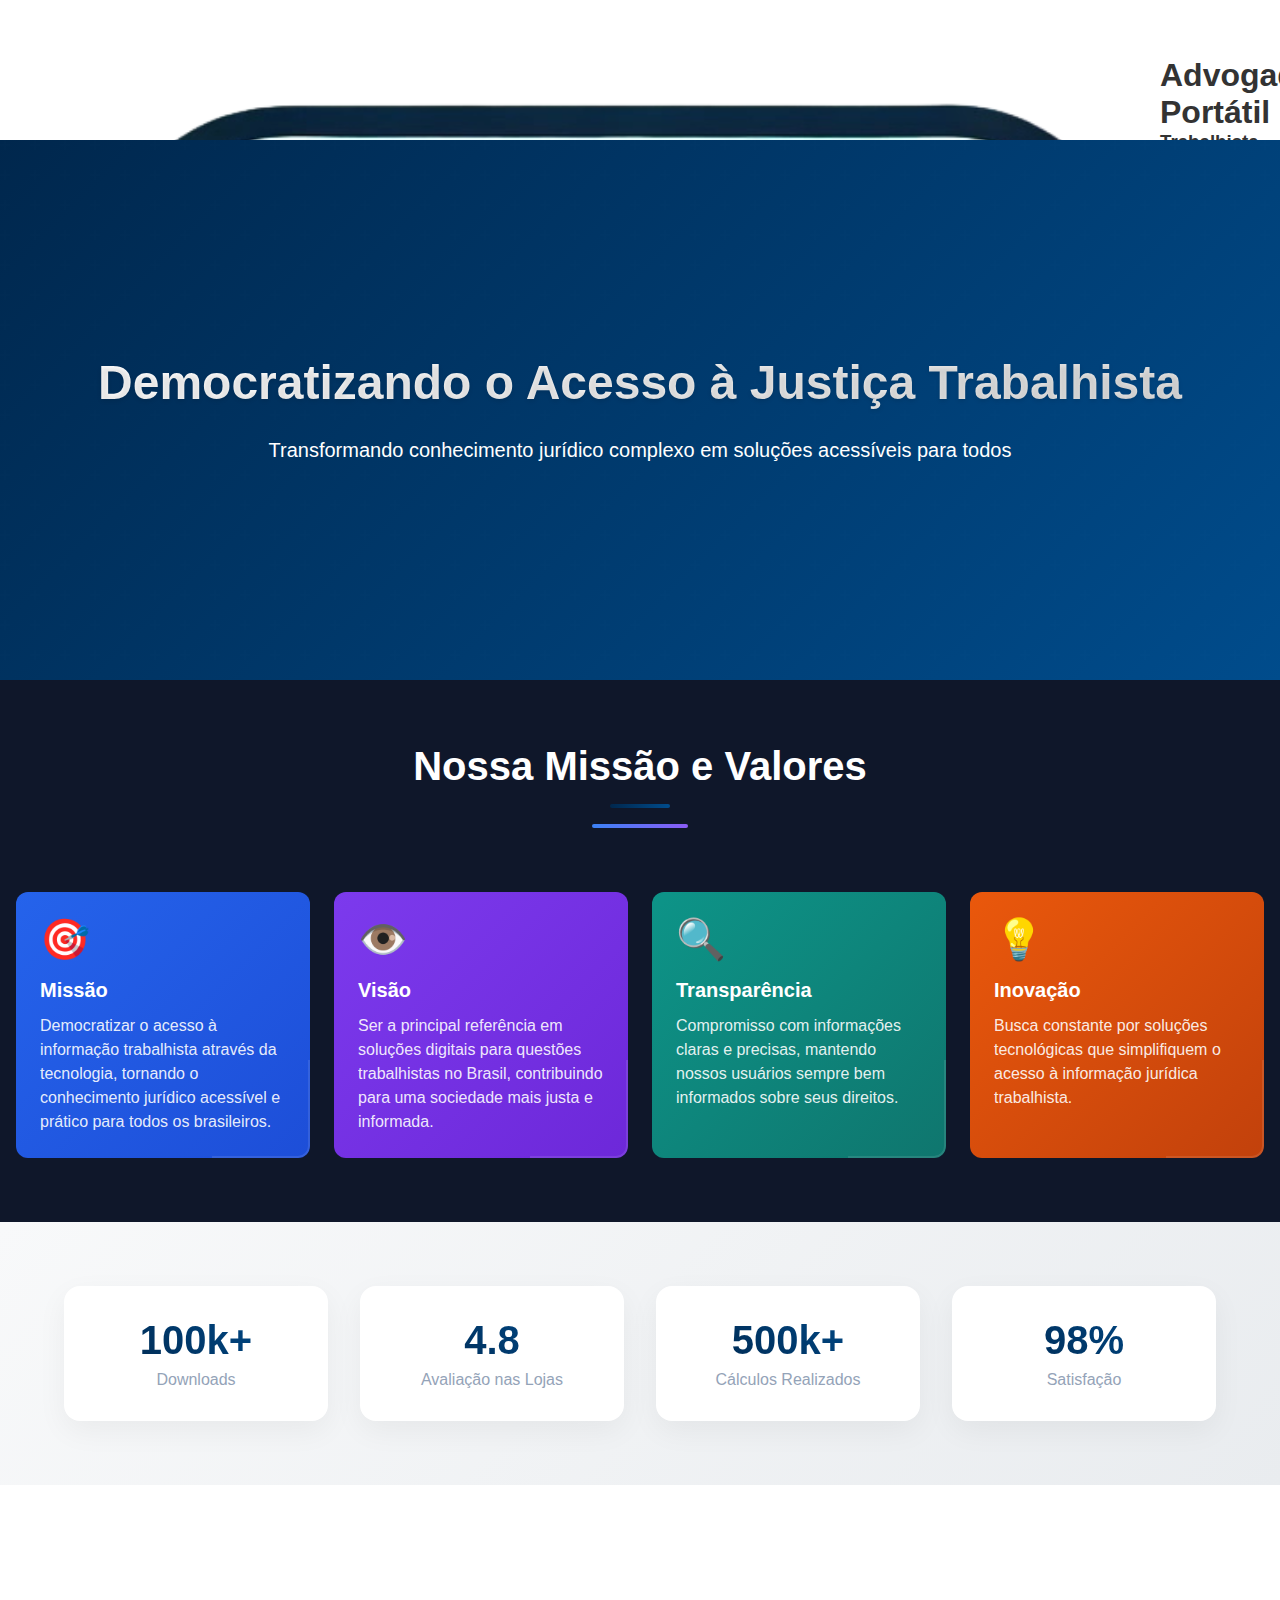
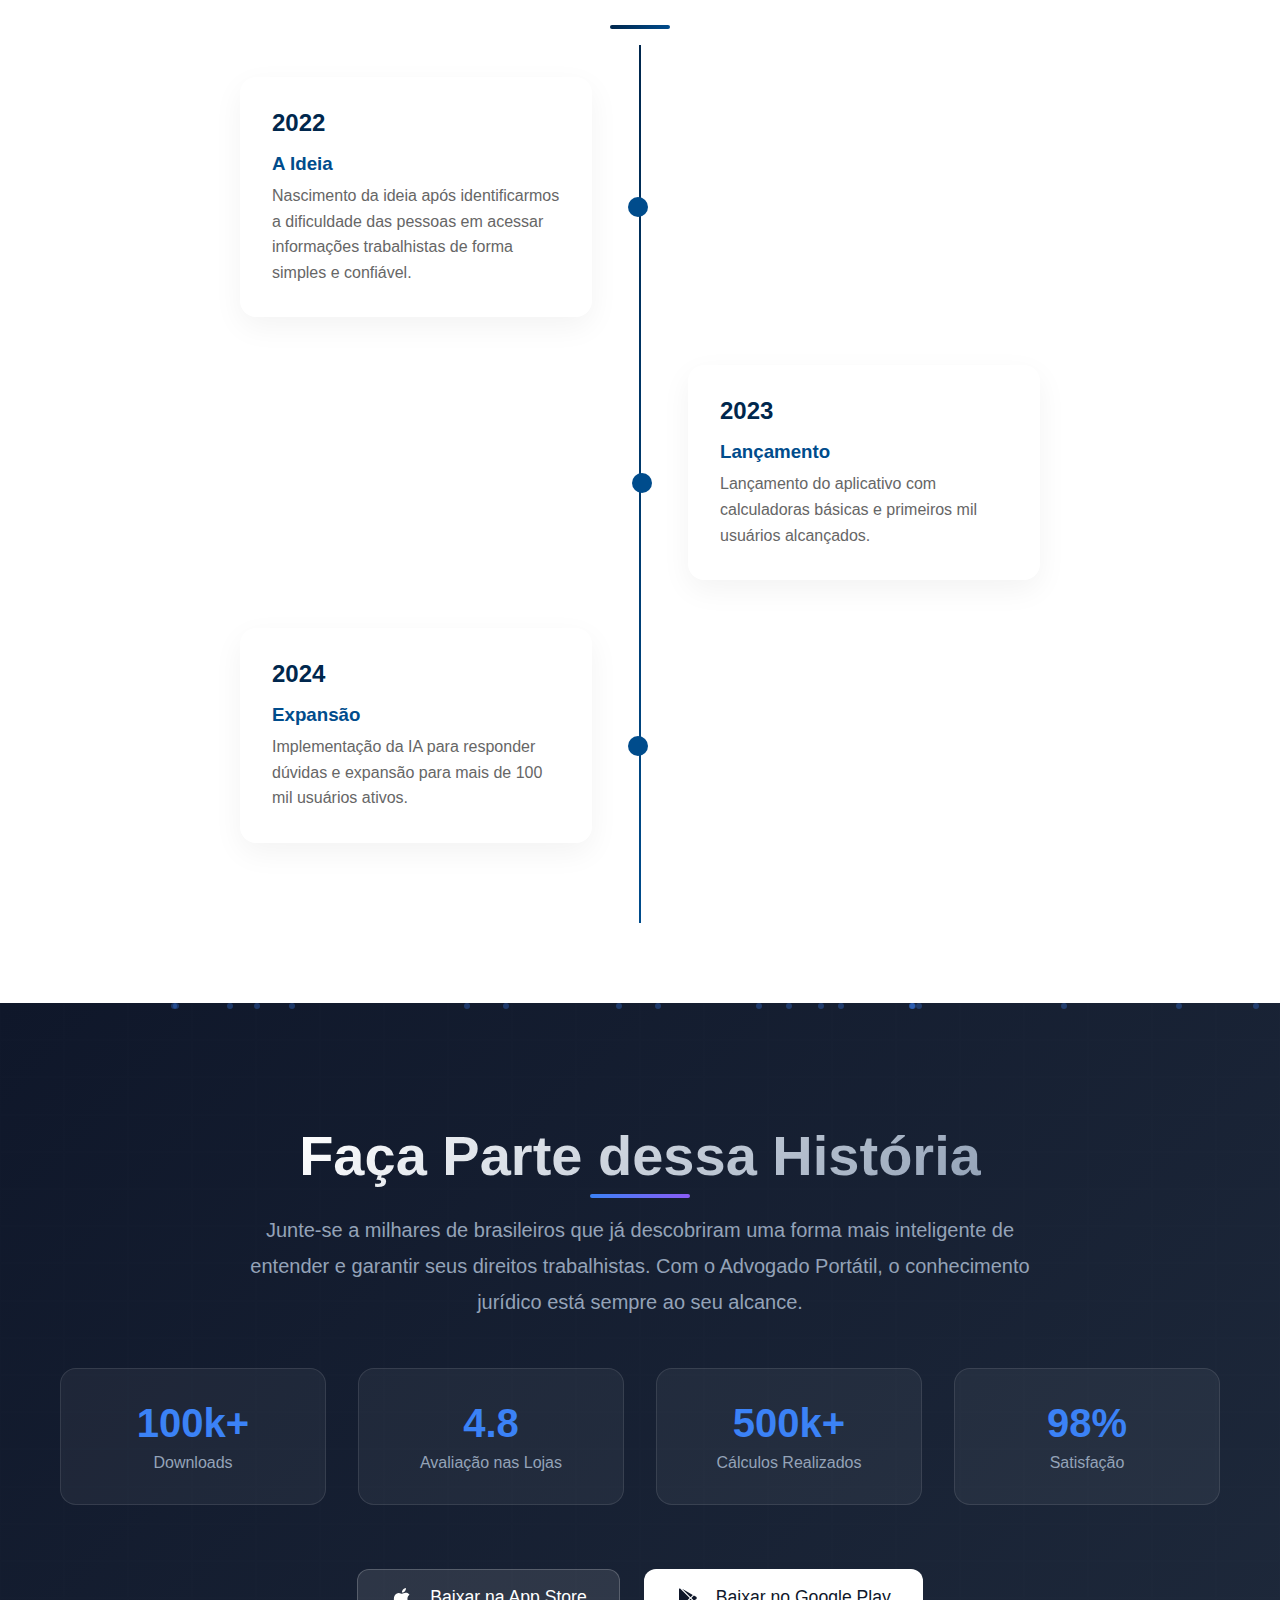
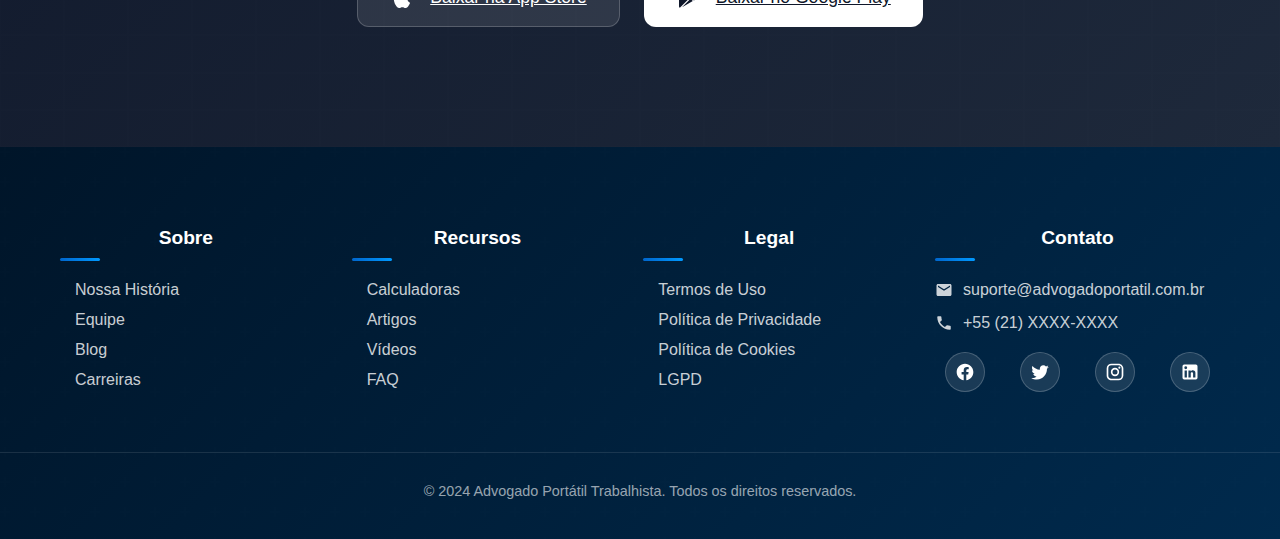
<file: pages/about/sobre.html>
<!DOCTYPE html>
<html lang="pt-BR">
<head>
    <meta charset="UTF-8">
    <meta name="viewport" content="width=device-width, initial-scale=1.0">
    <title>Sobre - Advogado Portátil</title>
    <link rel="stylesheet" href="../../styles.css">
    <link rel="stylesheet" href="sobre.css">
    <link rel="icon" type="image/png" href="../../assets/favicon.png">
    <link rel="apple-touch-icon" href="../../assets/favicon.png">
    <link rel="shortcut icon" type="image/x-icon" href="../../assets/favicon.ico">
</head>
<body>
    <header>
        <div class="container header-container">
            <div class="header-logo">
                <img src="../../assets/logo.png" alt="Logo Advogado Portátil">
            </div>
            <div class="header-title">
                <h1>Advogado Portátil</h1>
                <h3>Trabalhista</h3>
            </div>
            <div class="menu-toggle">☰</div>
            <nav class="nav-buttons">
                <a href="../../index.html">Início</a>
                <a href="#nossa-historia">Nossa História</a>
                <a href="#equipe">Equipe</a>
                <a href="#contato">Contato</a>
            </nav>
        </div>
    </header>

    <section class="about-hero">
        <div class="hero-overlay"></div>
        <div class="container">
            <div class="about-hero-content">
                <h1>Democratizando o Acesso à Justiça Trabalhista</h1>
                <p>Transformando conhecimento jurídico complexo em soluções acessíveis para todos</p>
            </div>
        </div>
    </section>

    <section class="mission-values-section">
        <!-- Grid de fundo -->
        <div class="background-grid">
            <!-- 144 células (12x12) -->
            <div class="grid-cell"></div>
            <!-- Repita este div mais 143 vezes -->
        </div>
    
        <!-- Cabeçalho da seção -->
        <div class="section-header">
            <h2 class="section-title">Nossa Missão e Valores</h2>
            <div class="section-divider"></div>
        </div>
    
        <!-- Grid de cards -->
        <div class="values-grid">
            <!-- Card Missão -->
            <div class="value-card mission">
                <div class="card-content">
                    <div class="card-icon">🎯</div>
                    <h3 class="card-title">Missão</h3>
                    <p class="card-description">
                        Democratizar o acesso à informação trabalhista através da tecnologia, 
                        tornando o conhecimento jurídico acessível e prático para todos os brasileiros.
                    </p>
                </div>
                <div class="decorative-corner"></div>
            </div>
    
            <!-- Card Visão -->
            <div class="value-card vision">
                <div class="card-content">
                    <div class="card-icon">👁️</div>
                    <h3 class="card-title">Visão</h3>
                    <p class="card-description">
                        Ser a principal referência em soluções digitais para questões trabalhistas no Brasil, 
                        contribuindo para uma sociedade mais justa e informada.
                    </p>
                </div>
                <div class="decorative-corner"></div>
            </div>
    
            <!-- Card Transparência -->
            <div class="value-card transparency">
                <div class="card-content">
                    <div class="card-icon">🔍</div>
                    <h3 class="card-title">Transparência</h3>
                    <p class="card-description">
                        Compromisso com informações claras e precisas, mantendo nossos usuários 
                        sempre bem informados sobre seus direitos.
                    </p>
                </div>
                <div class="decorative-corner"></div>
            </div>
    
            <!-- Card Inovação -->
            <div class="value-card innovation">
                <div class="card-content">
                    <div class="card-icon">💡</div>
                    <h3 class="card-title">Inovação</h3>
                    <p class="card-description">
                        Busca constante por soluções tecnológicas que simplifiquem o acesso 
                        à informação jurídica trabalhista.
                    </p>
                </div>
                <div class="decorative-corner"></div>
            </div>
        </div>
    </section>

    <section class="stats-section">
        <div class="container">
            <div class="stats-grid">
                <div class="stat-card">
                    <div class="stat-number">100k+</div>
                    <div class="stat-label">Downloads</div>
                </div>
                <div class="stat-card">
                    <div class="stat-number">4.8</div>
                    <div class="stat-label">Avaliação nas Lojas</div>
                </div>
                <div class="stat-card">
                    <div class="stat-number">500k+</div>
                    <div class="stat-label">Cálculos Realizados</div>
                </div>
                <div class="stat-card">
                    <div class="stat-number">98%</div>
                    <div class="stat-label">Satisfação</div>
                </div>
            </div>
        </div>
    </section>

    <section id="nossa-historia" class="timeline-section">
        <div class="container">
            <h2 class="section-title">Nossa História</h2>
            <div class="timeline">
                <div class="timeline-item">
                    <div class="timeline-content">
                        <div class="timeline-date">2022</div>
                        <div class="timeline-body">
                            <h3>A Ideia</h3>
                            <p>Nascimento da ideia após identificarmos a dificuldade das pessoas em acessar informações trabalhistas de forma simples e confiável.</p>
                        </div>
                    </div>
                </div>
                <div class="timeline-item">
                    <div class="timeline-content">
                        <div class="timeline-date">2023</div>
                        <div class="timeline-body">
                            <h3>Lançamento</h3>
                            <p>Lançamento do aplicativo com calculadoras básicas e primeiros mil usuários alcançados.</p>
                        </div>
                    </div>
                </div>
                <div class="timeline-item">
                    <div class="timeline-content">
                        <div class="timeline-date">2024</div>
                        <div class="timeline-body">
                            <h3>Expansão</h3>
                            <p>Implementação da IA para responder dúvidas e expansão para mais de 100 mil usuários ativos.</p>
                        </div>
                    </div>
                </div>
            </div>
        </div>
    </section>

    <section class="join-story-section">
        <!-- Grid de fundo tecnológico -->
        <div class="tech-grid">
            <!-- Grid items serão adicionados via JavaScript -->
        </div>
        
        <!-- Partículas flutuantes -->
        <div class="floating-particles">
            <!-- Partículas serão adicionadas via JavaScript -->
        </div>
        
        <!-- Conteúdo principal -->
        <div class="join-story-content">
            <h2 class="join-story-title">Faça Parte dessa História</h2>
            <p class="join-story-description">
                Junte-se a milhares de brasileiros que já descobriram uma forma mais inteligente
                de entender e garantir seus direitos trabalhistas. Com o Advogado Portátil,
                o conhecimento jurídico está sempre ao seu alcance.
            </p>
            
            <!-- Estatísticas -->
            <div class="story-stats">
                <div class="stat-item">
                    <div class="stat-value">100k+</div>
                    <div class="stat-label">Downloads</div>
                </div>
                <div class="stat-item">
                    <div class="stat-value">4.8</div>
                    <div class="stat-label">Avaliação nas Lojas</div>
                </div>
                <div class="stat-item">
                    <div class="stat-value">500k+</div>
                    <div class="stat-label">Cálculos Realizados</div>
                </div>
                <div class="stat-item">
                    <div class="stat-value">98%</div>
                    <div class="stat-label">Satisfação</div>
                </div>
            </div>
            
            <!-- Botões de download -->
            <div class="download-buttons">
                <a href="#" class="download-button app-store">
                    <svg viewBox="0 0 24 24" width="24" height="24">
                        <path fill="currentColor" d="M18.71 19.5c-.83 1.24-1.71 2.45-3.05 2.47-1.34.03-1.77-.79-3.29-.79-1.53 0-2 .77-3.27.82-1.31.05-2.3-1.32-3.14-2.53C4.25 17 2.94 12.45 4.7 9.39c.87-1.52 2.43-2.48 4.12-2.51 1.28-.02 2.5.87 3.29.87.78 0 2.26-1.07 3.81-.91.65.03 2.47.26 3.64 1.98-.09.06-2.17 1.28-2.15 3.81.03 3.02 2.65 4.03 2.68 4.04-.03.07-.42 1.44-1.38 2.83M13 3.5c.73-.83 1.94-1.46 2.94-1.5.13 1.17-.34 2.35-1.04 3.19-.69.85-1.83 1.51-2.95 1.42-.15-1.15.41-2.35 1.05-3.11z"/>
                    </svg>
                    <span>Baixar na App Store</span>
                </a>
                <a href="#" class="download-button play-store">
                    <svg viewBox="0 0 24 24" width="24" height="24">
                        <path fill="currentColor" d="M3,20.5V3.5C3,2.91 3.34,2.39 3.84,2.15L13.69,12L3.84,21.85C3.34,21.6 3,21.09 3,20.5M16.81,15.12L6.05,21.34L14.54,12.85L16.81,15.12M20.16,10.81C20.5,11.08 20.75,11.5 20.75,12C20.75,12.5 20.5,12.92 20.16,13.19L17.89,14.5L15.39,12L17.89,9.5L20.16,10.81M6.05,2.66L16.81,8.88L14.54,11.15L6.05,2.66Z"/>
                    </svg>
                    <span>Baixar no Google Play</span>
                </a>
            </div>
        </div>
    </section>

    <footer>
        <div class="footer-content">
            <div class="footer-section">
                <h4>Sobre</h4>
                <div class="footer-links">
                    <a href="./pages/about/sobre.html">Nossa História</a>
                    <a href="#equipe">Equipe</a>
                    <a href="#blog">Blog</a>
                    <a href="#carreiras">Carreiras</a>
                </div>
            </div>
            <div class="footer-section">
                <h4>Recursos</h4>
                <div class="footer-links">
                    <a href="#calculadoras">Calculadoras</a>
                    <a href="#artigos">Artigos</a>
                    <a href="#videos">Vídeos</a>
                    <a href="#faq">FAQ</a>
                </div>
            </div>
            <div class="footer-section">
                <h4>Legal</h4>
                <div class="footer-links">
                    <a href="#termos">Termos de Uso</a>
                    <a href="#privacidade">Política de Privacidade</a>
                    <a href="#cookies">Política de Cookies</a>
                    <a href="#lgpd">LGPD</a>
                </div>
            </div>
            <div class="footer-section">
                <h4>Contato</h4>
                <div class="contact-info">
                    <div class="contact-item">
                        <svg viewbox="0 0 24 24" width="18" height="18">
                            <path fill="currentColor" d="M20 4H4c-1.1 0-1.99.9-1.99 2L2 18c0 1.1.9 2 2 2h16c1.1 0 2-.9 2-2V6c0-1.1-.9-2-2-2zm0 4l-8 5-8-5V6l8 5 8-5v2z" />
                        </svg>
                        <span>suporte@advogadoportatil.com.br</span>
                    </div>
                    <div class="contact-item">
                        <svg viewbox="0 0 24 24" width="18" height="18">
                            <path fill="currentColor" d="M6.62 10.79c1.44 2.83 3.76 5.15 6.59 6.59l2.2-2.2c.27-.27.67-.36 1.02-.24 1.12.37 2.33.57 3.57.57.55 0 1 .45 1 1V20c0 .55-.45 1-1 1-9.39 0-17-7.61-17-17 0-.55.45-1 1-1h3.5c.55 0 1 .45 1 1 0 1.25.2 2.45.57 3.57.11.35.03.74-.25 1.02l-2.2 2.2z" />
                        </svg>
                        <span>+55 (21) XXXX-XXXX</span>
                    </div>
                </div>
                <div class="social-media">
                    <a href="#" aria-label="Facebook">
                        <svg viewbox="0 0 24 24" width="20" height="20">
                            <path fill="currentColor" d="M12 2.04C6.5 2.04 2 6.53 2 12.06C2 17.06 5.66 21.21 10.44 21.96V14.96H7.9V12.06H10.44V9.85C10.44 7.34 11.93 5.96 14.22 5.96C15.31 5.96 16.45 6.15 16.45 6.15V8.62H15.19C13.95 8.62 13.56 9.39 13.56 10.18V12.06H16.34L15.89 14.96H13.56V21.96C15.9 21.59 18.04 20.37 19.6 18.57C21.16 16.77 22.03 14.49 22 12.06C22 6.53 17.5 2.04 12 2.04Z" />
                        </svg>
                    </a>
                    <a href="#" aria-label="Twitter">
                        <svg viewbox="0 0 24 24" width="20" height="20">
                            <path fill="currentColor" d="M22.46 6C21.69 6.35 20.86 6.58 20 6.69C20.88 6.16 21.56 5.32 21.88 4.31C21.05 4.81 20.13 5.16 19.16 5.36C18.37 4.5 17.26 4 16 4C13.65 4 11.73 5.92 11.73 8.29C11.73 8.63 11.77 8.96 11.84 9.27C8.28 9.09 5.11 7.38 3 4.79C2.63 5.42 2.42 6.16 2.42 6.94C2.42 8.43 3.17 9.75 4.33 10.5C3.62 10.5 2.96 10.3 2.38 10C2.38 10 2.38 10 2.38 10.03C2.38 12.11 3.86 13.85 5.82 14.24C5.46 14.34 5.08 14.39 4.69 14.39C4.42 14.39 4.15 14.36 3.89 14.31C4.43 16 6 17.26 7.89 17.29C6.43 18.45 4.58 19.13 2.56 19.13C2.22 19.13 1.88 19.11 1.54 19.07C3.44 20.29 5.7 21 8.12 21C16 21 20.33 14.46 20.33 8.79C20.33 8.6 20.33 8.42 20.32 8.23C21.16 7.63 21.88 6.87 22.46 6Z" />
                        </svg>
                    </a>
                    <a href="#" aria-label="Instagram">
                        <svg viewbox="0 0 24 24" width="20" height="20">
                            <path fill="currentColor" d="M7.8 2h8.4C19.4 2 22 4.6 22 7.8v8.4a5.8 5.8 0 0 1-5.8 5.8H7.8C4.6 22 2 19.4 2 16.2V7.8A5.8 5.8 0 0 1 7.8 2m-.2 2A3.6 3.6 0 0 0 4 7.6v8.8C4 18.39 5.61 20 7.6 20h8.8a3.6 3.6 0 0 0 3.6-3.6V7.6C20 5.61 18.39 4 16.4 4H7.6m9.65 1.5a1.25 1.25 0 0 1 1.25 1.25A1.25 1.25 0 0 1 17.25 8 1.25 1.25 0 0 1 16 6.75a1.25 1.25 0 0 1 1.25-1.25M12 7a5 5 0 0 1 5 5 5 5 0 0 1-5 5 5 5 0 0 1-5-5 5 5 0 0 1 5-5m0 2a3 3 0 0 0-3 3 3 3 0 0 0 3 3 3 3 0 0 0 3-3 3 3 0 0 0-3-3z" />
                        </svg>
                    </a>
                    <a href="#" aria-label="LinkedIn">
                        <svg viewbox="0 0 24 24" width="20" height="20">
                            <path fill="currentColor" d="M19 3A2 2 0 0 1 21 5V19A2 2 0 0 1 19 21H5A2 2 0 0 1 3 19V5A2 2 0 0 1 5 3H19M18.5 18.5V13.2A3.26 3.26 0 0 0 15.24 9.94C14.39 9.94 13.4 10.46 12.92 11.24V10.13H10.13V18.5H12.92V13.57C12.92 12.8 13.54 12.17 14.31 12.17A1.4 1.4 0 0 1 15.71 13.57V18.5H18.5M6.88 8.56A1.68 1.68 0 0 0 8.56 6.88C8.56 5.95 7.81 5.19 6.88 5.19A1.69 1.69 0 0 0 5.19 6.88C5.19 7.81 5.95 8.56 6.88 8.56M8.27 18.5V10.13H5.5V18.5H8.27Z" />
                        </svg>
                    </a>
                </div>
            </div>
        </div>

        <noscript>
            <style>
                .tech-grid, .floating-particles {
                    display: none;
                }
            </style>
        </noscript>

        <!-- Importação do JavaScript com defer -->
        <script src="./sobre.js" defer></script>
        <div class="footer-bottom">
            <p>© 2024 Advogado Portátil Trabalhista. Todos os direitos reservados.</p>
        </div>
    </footer>
</body>
</html>
</file>
<file: pages/about/sobre.css>
/* Estilos específicos para a página Sobre */

/* Hero Section */
.about-hero {
    position: relative;
    min-height: 60vh;
    background: linear-gradient(135deg, #00274d, #004c8c);
    display: flex;
    align-items: center;
    overflow: hidden;
}

.about-hero .hero-overlay {
    background-image: url("data:image/svg+xml,%3Csvg width='60' height='60' viewBox='0 0 60 60' xmlns='http://www.w3.org/2000/svg'%3E%3Cg fill='none' fill-rule='evenodd'%3E%3Cg fill='%23FFFFFF' fill-opacity='0.05'%3E%3Cpath d='M36 34v-4h-2v4h-4v2h4v4h2v-4h4v-2h-4zm0-30V0h-2v4h-4v2h4v4h2V6h4V4h-4zM6 34v-4H4v4H0v2h4v4h2v-4h4v-2H6zM6 4V0H4v4H0v2h4v4h2V6h4V4H6z'/%3E%3C/g%3E%3C/g%3E%3C/svg%3E");
    opacity: 0.1;
}

.about-hero-content {
    text-align: center;
    color: #ffffff;
    padding: 2rem;
    position: relative;
    z-index: 2;
}

.about-hero-content h1 {
    font-size: 3rem;
    font-weight: 700;
    margin-bottom: 1.5rem;
    background: linear-gradient(45deg, #fff, #e0e0e0);
    -webkit-background-clip: text;
    background-clip: text;
    -webkit-text-fill-color: transparent;
    text-shadow: 0 2px 4px rgba(0, 0, 0, 0.1);
}

.about-hero-content p {
    font-size: 1.25rem;
    max-width: 800px;
    margin: 0 auto;
    line-height: 1.6;
}

/* mission-values.css */

.mission-values-section {
    padding: 4rem 1rem;
    background-color: #0f172a;
    position: relative;
    overflow: hidden;
}

/* Grid de fundo */
.background-grid {
    position: absolute;
    inset: 0;
    opacity: 0.05;
    display: grid;
    grid-template-columns: repeat(12, 1fr);
    height: 100%;
    pointer-events: none;
}

.grid-cell {
    border: 0.5px solid rgba(255, 255, 255, 0.1);
}

/* Cabeçalho da seção */
.section-header {
    text-align: center;
    margin-bottom: 4rem;
    position: relative;
    z-index: 1;
}

.section-title {
    font-size: 2.5rem;
    font-weight: 700;
    color: white;
    margin-bottom: 1rem;
}

.section-divider {
    width: 6rem;
    height: 0.25rem;
    margin: 0 auto;
    background: linear-gradient(to right, #3b82f6, #8b5cf6);
    border-radius: 9999px;
}

/* Grid de cards */
.values-grid {
    display: grid;
    grid-template-columns: repeat(1, 1fr);
    gap: 1.5rem;
    max-width: 1280px;
    margin: 0 auto;
    position: relative;
    z-index: 1;
}

@media (min-width: 768px) {
    .values-grid {
        grid-template-columns: repeat(2, 1fr);
    }
}

@media (min-width: 1024px) {
    .values-grid {
        grid-template-columns: repeat(4, 1fr);
    }
}

/* Cards individuais */
.value-card {
    position: relative;
    padding: 1.5rem;
    border-radius: 0.75rem;
    cursor: pointer;
    transition: transform 0.3s ease;
    overflow: hidden;
}

.value-card:hover {
    transform: translateY(-0.5rem);
}

/* Gradientes para cada card */
.value-card.mission {
    background: linear-gradient(135deg, #2563eb, #1d4ed8);
}

.value-card.vision {
    background: linear-gradient(135deg, #7c3aed, #6d28d9);
}

.value-card.transparency {
    background: linear-gradient(135deg, #0d9488, #0f766e);
}

.value-card.innovation {
    background: linear-gradient(135deg, #ea580c, #c2410c);
}

/* Borda brilhante no hover */
.value-card::before {
    content: '';
    position: absolute;
    inset: 0;
    background: linear-gradient(to right, rgba(255,255,255,0.2), transparent);
    opacity: 0;
    transition: opacity 0.3s ease;
    border-radius: 0.75rem;
}

.value-card:hover::before {
    opacity: 1;
}

/* Conteúdo do card */
.card-content {
    position: relative;
    z-index: 1;
}

.card-icon {
    font-size: 2.5rem;
    margin-bottom: 1rem;
}

.card-title {
    font-size: 1.25rem;
    font-weight: 700;
    color: white;
    margin-bottom: 0.75rem;
}

.card-description {
    color: rgba(255, 255, 255, 0.9);
    line-height: 1.5;
    transition: opacity 0.3s ease;
}

.value-card:hover .card-description {
    opacity: 1;
}

/* Elemento decorativo */
.decorative-corner {
    position: absolute;
    bottom: 0;
    right: 0;
    width: 6rem;
    height: 6rem;
    opacity: 0.1;
    pointer-events: none;
}

.decorative-corner::before {
    content: '';
    position: absolute;
    bottom: 0;
    right: 0;
    width: 100%;
    height: 100%;
    border-right: 2px solid white;
    border-bottom: 2px solid white;
    border-bottom-right-radius: 0.75rem;
}

/* Stats Section */
.stats-section {
    background: linear-gradient(135deg, #f8f9fa, #e9ecef);
    padding: 4rem 0;
    position: relative;
    overflow: hidden;
}

.stats-grid {
    display: grid;
    grid-template-columns: repeat(auto-fit, minmax(200px, 1fr));
    gap: 2rem;
}

.stat-card {
    background: white;
    padding: 2rem;
    border-radius: 1rem;
    text-align: center;
    box-shadow: 0 10px 30px rgba(0, 0, 0, 0.05);
    transition: transform 0.3s ease;
}

.stat-card:hover {
    transform: translateY(-5px);
}

.stat-number {
    font-size: 2.5rem;
    font-weight: 700;
    color: #00274d;
    margin-bottom: 0.5rem;
    background: linear-gradient(45deg, #00274d, #004c8c);
    -webkit-background-clip: text;
    background-clip: text;
    -webkit-text-fill-color: transparent;
}

.stat-label {
    color: #666;
    font-size: 1.1rem;
}

/* Timeline Section */
.timeline-section {
    padding: 5rem 0;
    background: white;
}

.timeline {
    position: relative;
    max-width: 800px;
    margin: 0 auto;
    padding: 2rem 0;
}

.timeline::before {
    content: '';
    position: absolute;
    top: 0;
    left: 50%;
    transform: translateX(-50%);
    width: 2px;
    height: 100%;
    background: linear-gradient(to bottom, #00274d, #004c8c);
}

.timeline-item {
    margin-bottom: 3rem;
    position: relative;
}

.timeline-content {
    background: white;
    border-radius: 1rem;
    padding: 2rem;
    box-shadow: 0 10px 30px rgba(0, 0, 0, 0.05);
    position: relative;
    width: calc(50% - 3rem);
    margin-left: auto;
}

.timeline-item:nth-child(odd) .timeline-content {
    margin-left: 0;
    margin-right: auto;
}

.timeline-content::before {
    content: '';
    position: absolute;
    top: 50%;
    width: 20px;
    height: 20px;
    background: #004c8c;
    border-radius: 50%;
}

.timeline-item:nth-child(odd) .timeline-content::before {
    right: -3.5rem;
}

.timeline-item:nth-child(even) .timeline-content::before {
    left: -3.5rem;
}

.timeline-date {
    font-size: 1.5rem;
    font-weight: 700;
    color: #00274d;
    margin-bottom: 1rem;
}

.timeline-body h3 {
    color: #004c8c;
    margin-bottom: 0.5rem;
}

.timeline-body p {
    color: #666;
    line-height: 1.6;
}

/* Responsividade */
@media (max-width: 768px) {
    .about-hero-content h1 {
        font-size: 2rem;
    }

    .values-grid {
        grid-template-columns: 1fr;
        padding: 1rem;
    }

    .stats-grid {
        grid-template-columns: repeat(2, 1fr);
    }

    .timeline::before {
        left: 2rem;
    }

    .timeline-content {
        width: calc(100% - 4rem);
        margin-left: 4rem !important;
    }

    .timeline-content::before {
        left: -2.5rem !important;
    }

    .stat-number {
        font-size: 2rem;
    }

    .stat-label {
        font-size: 1rem;
    }
}

@media (max-width: 480px) {
    .stats-grid {
        grid-template-columns: 1fr;
    }

    .about-hero {
        min-height: 40vh;
    }

    .about-hero-content {
        padding: 1rem;
    }

    .about-hero-content p {
        font-size: 1rem;
    }
}

/* Seção CTA Redesenhada */
.join-story-section {
    position: relative;
    background: linear-gradient(135deg, #0f172a 0%, #1e293b 100%);
    padding: 120px 0;
    overflow: hidden;
}

/* Grid de fundo animado */
.tech-grid {
    position: absolute;
    top: 0;
    left: 0;
    width: 100%;
    height: 100%;
    display: grid;
    grid-template-columns: repeat(20, 1fr);
    grid-template-rows: repeat(20, 1fr);
    opacity: 0.07;
    z-index: 1;
}

.grid-item {
    border: 1px solid rgba(255, 255, 255, 0.1);
    transition: all 0.5s ease;
}

.grid-item.active {
    background: rgba(255, 255, 255, 0.2);
    animation: gridPulse 2s infinite;
}

@keyframes gridPulse {
    0% { background: rgba(255, 255, 255, 0.2); }
    50% { background: rgba(59, 130, 246, 0.3); }
    100% { background: rgba(255, 255, 255, 0.2); }
}

/* Partículas flutuantes */
.floating-particles {
    position: absolute;
    width: 100%;
    height: 100%;
    top: 0;
    left: 0;
    overflow: hidden;
    z-index: 2;
}

.particle {
    position: absolute;
    width: 6px;
    height: 6px;
    background: rgba(59, 130, 246, 0.3);
    border-radius: 50%;
    animation: float 8s infinite linear;
}

@keyframes float {
    0% {
        transform: translateY(100vh) translateX(-50px);
        opacity: 0;
    }
    50% {
        opacity: 1;
    }
    100% {
        transform: translateY(-100px) translateX(50px);
        opacity: 0;
    }
}

/* Conteúdo principal */
.join-story-content {
    position: relative;
    z-index: 3;
    max-width: 1200px;
    margin: 0 auto;
    padding: 0 20px;
    text-align: center;
    color: white;
}

.join-story-title {
    font-size: 3.5rem;
    font-weight: 800;
    margin-bottom: 1.5rem;
    background: linear-gradient(135deg, #fff 0%, #94a3b8 100%);
    -webkit-background-clip: text;
    background-clip: text;
    -webkit-text-fill-color: transparent;
    position: relative;
    display: inline-block;
}

.join-story-title::after {
    content: '';
    position: absolute;
    bottom: -10px;
    left: 50%;
    transform: translateX(-50%);
    width: 100px;
    height: 4px;
    background: linear-gradient(90deg, #3b82f6, #8b5cf6);
    border-radius: 2px;
}

.join-story-description {
    font-size: 1.25rem;
    color: #94a3b8;
    max-width: 800px;
    margin: 0 auto 3rem;
    line-height: 1.8;
}

/* Cards de estatísticas */
.story-stats {
    display: grid;
    grid-template-columns: repeat(4, 1fr);
    gap: 2rem;
    margin-bottom: 4rem;
}

.stat-item {
    background: rgba(255, 255, 255, 0.05);
    border: 1px solid rgba(255, 255, 255, 0.1);
    border-radius: 1rem;
    padding: 2rem;
    transition: all 0.3s ease;
}

.stat-item:hover {
    transform: translateY(-5px);
    background: rgba(255, 255, 255, 0.1);
    border-color: rgba(59, 130, 246, 0.5);
}

.stat-value {
    font-size: 2.5rem;
    font-weight: 700;
    color: #3b82f6;
    margin-bottom: 0.5rem;
}

.stat-label {
    color: #94a3b8;
    font-size: 1rem;
}

/* Botões de download */
.download-buttons {
    display: flex;
    gap: 1.5rem;
    justify-content: center;
    margin-top: 3rem;
}

.download-button {
    display: flex;
    align-items: center;
    gap: 1rem;
    padding: 1rem 2rem;
    border-radius: 0.75rem;
    font-size: 1.1rem;
    font-weight: 500;
    transition: all 0.3s ease;
    position: relative;
    overflow: hidden;
}

.app-store {
    background: rgba(255, 255, 255, 0.1);
    color: white;
    border: 1px solid rgba(255, 255, 255, 0.2);
}

.play-store {
    background: white;
    color: #0f172a;
}

.download-button:hover {
    transform: translateY(-2px);
    box-shadow: 0 10px 20px rgba(0, 0, 0, 0.2);
}

.download-button::before {
    content: '';
    position: absolute;
    top: 0;
    left: -100%;
    width: 100%;
    height: 100%;
    background: linear-gradient(
        90deg,
        transparent,
        rgba(255, 255, 255, 0.2),
        transparent
    );
    transition: 0.5s;
}

.download-button:hover::before {
    left: 100%;
}

/* Responsividade */
@media (max-width: 1024px) {
    .story-stats {
        grid-template-columns: repeat(2, 1fr);
    }
    
    .join-story-title {
        font-size: 2.5rem;
    }
}

@media (max-width: 768px) {
    .join-story-section {
        padding: 80px 0;
    }
    
    .download-buttons {
        flex-direction: column;
        align-items: center;
    }
    
    .download-button {
        width: 100%;
        max-width: 300px;
        justify-content: center;
    }
}

@media (max-width: 480px) {
    .story-stats {
        grid-template-columns: 1fr;
    }
    
    .join-story-title {
        font-size: 2rem;
    }
    
    .join-story-description {
        font-size: 1.1rem;
    }
}
</file>
<file: styles.css>
/* Reset Básico */
* {
    margin: 0;
    padding: 0;
    box-sizing: border-box;
}

body {
    font-family: Arial, sans-serif;
    color: #333;
    padding-top: 70px;
}

html {
    scroll-padding-top: 70px;
}

/* Contêiner Geral */
.container {
    width: 90%;
    max-width: 1200px;
    margin: 0 auto;
}

/* Estilos do Header */
.modern-header {
    position: fixed;
    top: 0;
    left: 0;
    width: 100%;
    z-index: 1000;
    background: linear-gradient(to right, rgba(0, 39, 77, 0.95), rgba(0, 76, 140, 0.95));
    backdrop-filter: blur(8px);
    -webkit-backdrop-filter: blur(8px);
    height: 70px; /* Altura fixa definida */
}

.header-container {
    max-width: 1200px;
    margin: 0 auto;
    padding: 0.5rem 1rem;
    display: flex;
    justify-content: space-between;
    align-items: center;
    height: 70px;
}

.header-logo-section {
    display: flex;
    align-items: center;
    gap: 1rem;
}

.logo-box {
    width: 40px;
    height: 40px;
    display: flex;
    align-items: center;
    justify-content: center;
}

.header-logo {
    width: 100%;
    height: 100%;
    object-fit: contain;
}

.header-titles {
    display: flex;
    flex-direction: column;
}

.header-titles h1 {
    color: #ffffff;
    font-size: 1.25rem;
    font-weight: bold;
    margin: 0;
    line-height: 1.2;
}

.header-titles h3 {
    color: rgba(255, 255, 255, 0.8);
    font-size: 0.875rem;
    margin: 0;
}

.nav-buttons {
    display: flex;
    gap: 2rem;
    align-items: center;
}

.nav-buttons a {
    color: #ffffff;
    text-decoration: none;
    font-size: 0.9rem;
    padding: 0.5rem 0;
    transition: all 0.3s ease;
}

.nav-buttons a:hover {
    color: rgba(255, 255, 255, 0.8);
}

.menu-toggle {
    display: none;
    background: none;
    border: none;
    cursor: pointer;
    padding: 0.5rem;
    width: 40px;
    height: 40px;
    position: relative;
    z-index: 1000;
}

.hamburger-line {
    display: block;
    width: 24px;
    height: 2px;
    background-color: #ffffff;
    transition: transform 0.3s ease-in-out, opacity 0.3s ease-in-out;
    position: absolute;
    left: 8px;
}

.hamburger-line:nth-child(1) {
    top: 12px;
}

.hamburger-line:nth-child(2) {
    top: 19px;
}

.hamburger-line:nth-child(3) {
    top: 26px;
}

/* Animação para X quando menu está ativo */
.menu-toggle.active .hamburger-line:nth-child(1) {
    transform: translateY(7px) rotate(45deg);
}

.menu-toggle.active .hamburger-line:nth-child(2) {
    opacity: 0;
}

.menu-toggle.active .hamburger-line:nth-child(3) {
    transform: translateY(-7px) rotate(-45deg);
}

/* Responsividade */
@media (max-width: 768px) {
    .menu-toggle {
        display: block;
    }

    .nav-buttons {
        position: absolute;
        top: 70px;
        left: 0;
        width: 100%;
        flex-direction: column;
        background: rgba(0, 39, 77, 0.95);
        padding: 1rem;
        gap: 1rem;
        transform: translateY(-100%);
        opacity: 0;
        visibility: hidden;
        transition: all 0.3s ease;
    }

    .nav-buttons.active {
        transform: translateY(0);
        opacity: 1;
        visibility: visible;
    }

    .nav-buttons a {
        width: 100%;
        text-align: center;
        padding: 0.75rem;
    }
}

@media (max-width: 480px) {
    .header-titles h1 {
        font-size: 1.1rem;
    }

    .header-titles h3 {
        font-size: 0.8rem;
    }
}


/* Seção Hero */
.hero-section {
    position: relative;
    min-height: 70vh;
    padding-top: 2rem; /* Adiciona um espaço extra no topo da primeira seção */
    background: linear-gradient(135deg, #3a3a3a, #1c1c1c);
    display: flex;
    align-items: center;
    justify-content: center;
    overflow: hidden;
}

.hero-overlay {
    position: absolute;
    top: 0;
    left: 0;
    right: 0;
    bottom: 0;
    background-image: url("data:image/svg+xml,%3Csvg width='60' height='60' viewBox='0 0 60 60' xmlns='http://www.w3.org/2000/svg'%3E%3Cg fill='none' fill-rule='evenodd'%3E%3Cg fill='%23FFFFFF' fill-opacity='0.2'%3E%3Cpath d='M36 34v-4h-2v4h-4v2h4v4h2v-4h4v-2h-4zm0-30V0h-2v4h-4v2h4v4h2V6h4V4h-4zM6 34v-4H4v4H0v2h4v4h2v-4h4v-2H6zM6 4V0H4v4H0v2h4v4h2V6h4V4H6z'/%3E%3C/g%3E%3C/g%3E%3C/svg%3E");
    opacity: 0.15;
    pointer-events: none;
    z-index: 1;
    animation: fadeIn 1.5s ease-out;
}

.hero-section:hover .hero-overlay {
    animation: subtleMove 10s linear infinite;
}

.hero-content {
    position: relative;
    z-index: 2;
    max-width: 1200px;
    text-align: center;
    padding: 2rem;
    color: white;
}

@keyframes fadeIn {
    from {
        opacity: 0;
    }
    to {
        opacity: 0.15;
    }
}

@keyframes subtleMove {
    0% {
        background-position: 0 0;
    }
    100% {
        background-position: 60px 60px;
    }
}

.hero-title-container {
    position: relative;
    height: auto;
    min-height: 4rem;
    margin-bottom: 6rem;
    overflow: visible;
    padding: 0 1rem;
}

.hero-title {
    font-size: 3.5rem;
    font-weight: 700;
    background: linear-gradient(45deg, #fff, #e0e0e0);
    -webkit-background-clip: text;
    background-clip: text;
    -webkit-text-fill-color: transparent;
    text-shadow: 0 2px 4px rgba(0, 0, 0, 0.1);
    position: absolute;
    width: 100%;
    opacity: 0;
    transform: translateY(20px);
    transition: all 1.2s cubic-bezier(0.68, -0.55, 0.265, 1.55);
    word-wrap: break-word;
    hyphens: auto;
}

@media (max-width: 768px) {
    .hero-title {
        font-size: 2.5rem;
    }
    
    .hero-title-container {
        min-height: 3rem;
        margin-bottom: 4rem;
    }
}

@media (max-width: 480px) {
    .hero-title {
        font-size: 2rem;
        line-height: 1.2;
        position: relative;
    }
    
    .hero-title-container {
        min-height: auto;
        height: auto;
        margin-bottom: 2rem;
    }

    .hero-content {
        padding: 1rem;
    }
}

/* Ajuste adicional para telas muito pequenas */
@media (max-width: 320px) {
    .hero-title {
        font-size: 1.75rem;
    }
}

#hero-title-1 {
    opacity: 1;
    transform: translateY(0);
}

.fade-out {
    opacity: 0 !important;
    transform: translateY(-20px) !important;
}

.fade-in {
    opacity: 1 !important;
    transform: translateY(0) !important;
}

.hero-description {
    font-size: 1.25rem;
    line-height: 1.6;
    margin-top: 4rem;
    margin-bottom: 2.5rem;
    color: #e0e0e0;
}

.download-btn {
    text-decoration: none;
    background: linear-gradient(to right, #00274d, #004c8c);
    color: #ffffff; /* Mudando a cor do texto para branco */
    border: none;
    padding: 1rem 2rem;
    border-radius: 50px;
    font-size: 1.1rem;
    font-weight: 600;
    cursor: pointer;
    display: inline-flex;
    align-items: center;
    gap: 0.5rem;
    transition: transform 0.3s ease, box-shadow 0.3s ease;
    box-shadow: 0 4px 15px rgba(255, 255, 255, 0.15);
}

.download-btn:hover {
    transform: translateY(-2px);
    box-shadow: 0 6px 20px rgba(0, 39, 77, 0.4);
    opacity: 0.9;
}

.hero-cta a:active {
    transform: translateY(1px);
    box-shadow: 0 2px 10px rgba(0, 39, 77, 0.3);
}

.btn-icon {
    font-size: 1.25rem;
    transition: transform 0.3s ease;
}

.hero-cta a:hover .btn-icon {
    transform: translateY(-2px);
}

.hero-features {
    display: flex;
    gap: 1.5rem;
    justify-content: center;
    margin-top: 3rem;
    flex-wrap: nowrap;
    width: 100%;
}

.feature {
    flex: 1;
    display: flex;
    flex-direction: column;
    align-items: center;
    gap: 0.5rem;
    background: rgba(255, 255, 255, 0.1);
    padding: 1.5rem;
    border-radius: 10px;
    backdrop-filter: blur(5px);
    transition: transform 0.3s ease, background-color 0.3s ease;
    min-width: 160px;
    border: 1px solid rgba(255, 255, 255, 0.1);
}

.feature:hover {
    transform: translateY(-5px);
    background: rgba(255, 255, 255, 0.15);
    border-color: rgba(255, 255, 255, 0.2);
}

.feature-icon {
    font-size: 2rem;
    margin-bottom: 0.5rem;
}

.feature span {
    font-size: 1rem;
    color: #ffffff;
    white-space: nowrap;
}

/* Media Queries */
@media (max-width: 768px) {
    .hero-features {
        flex-direction: column;
        gap: 1rem;
        padding: 0 1.5rem;  /* Aumentado o padding lateral */
    }

    .feature {
        width: 100%;
        padding: 1.25rem;   /* Aumentado o padding interno */
        margin: 0.5rem 0;
        min-height: 80px;   /* Garantir altura mínima */
        display: flex;
        align-items: center;
        background: rgba(255, 255, 255, 0.12);  /* Levemente mais visível */
    }

    .feature-icon {
        font-size: 2.5rem;  /* Aumentado o tamanho do ícone */
        margin-right: 1rem; /* Espaço entre ícone e texto */
        min-width: 45px;    /* Largura mínima para alinhamento */
    }

    .feature span {
        font-size: 1.2rem;  /* Aumentado o tamanho da fonte */
        font-weight: 500;   /* Deixando o texto um pouco mais forte */
        color: #ffffff;
        text-align: left;
        line-height: 1.3;   /* Melhor espaçamento entre linhas */
    }

    /* Ajustes específicos para o card em destaque */
    .feature.featured {
        padding: 1.5rem;    /* Padding ainda maior para o card destacado */
        background: linear-gradient(135deg, rgba(245, 249, 255, 0.15), rgba(187, 222, 251, 0.15));
    }

    .feature.featured span {
        font-size: 1.3rem;  /* Texto ainda maior para o card destacado */
        font-weight: 600;
    }

    .feature.featured .feature-icon {
        font-size: 2.8rem;  /* Ícone ainda maior para o card destacado */
    }

    /* Remove hover effects em mobile */
    .feature:hover {
        transform: none;
    }
    
    .hero-cta a {
        padding: 0.875rem 2rem;
        font-size: 1rem;
    }
    
    body {
        padding-top: 70px; /* Mantém o mesmo padding em mobile */
    }
    
    .hero-section {
        min-height: 60vh; /* Reduz um pouco a altura em telas menores */
        padding-top: 1rem; /* Reduz o padding extra em mobile */
    }

    .hero-description {
        font-size: 1.1rem;
        margin-top: 1rem;
        margin-bottom: 2rem;
        padding: 0 0.5rem;
    }
}

@media (max-width: 380px) {
    .feature {
        padding: 1rem;
    }

    .feature-icon {
        font-size: 2.2rem; /* Ligeiramente menor para telas muito pequenas */
    }

    .feature span {
        font-size: 1.1rem; /* Ligeiramente menor para telas muito pequenas */
    }
}


/* Seção de Funcionalidades */
.features {
    padding: 80px 0;
    background: linear-gradient(135deg, #f8f9fa 0%, #e9ecef 100%);
    position: relative;
    overflow: hidden;
}

.features::before {
    content: '';
    position: absolute;
    width: 100%;
    height: 100%;
    top: 0;
    left: 0;
    background: url("data:image/svg+xml,%3Csvg width='60' height='60' viewBox='0 0 60 60' xmlns='http://www.w3.org/2000/svg'%3E%3Cg fill='none' fill-rule='evenodd'%3E%3Cg fill='%23000000' fill-opacity='0.02'%3E%3Cpath d='M36 34v-4h-2v4h-4v2h4v4h2v-4h4v-2h-4zm0-30V0h-2v4h-4v2h4v4h2V6h4V4h-4zM6 34v-4H4v4H0v2h4v4h2v-4h4v-2H6zM6 4V0H4v4H0v2h4v4h2V6h4V4H6z'/%3E%3C/g%3E%3C/g%3E%3C/svg%3E");
}

.section-title {
    text-align: center;
    font-size: 2.5rem;
    margin-bottom: 60px;
    color: #00274d;
    position: relative;
}

.section-title::after {
    content: '';
    display: block;
    width: 60px;
    height: 4px;
    background: linear-gradient(90deg, #00274d, #004c8c);
    margin: 15px auto 0;
    border-radius: 2px;
}

.features-grid {
    display: grid;
    grid-template-columns: repeat(auto-fit, minmax(300px, 1fr));
    gap: 30px;
    padding: 20px;
}

.feature-card {
    background: white;
    border-radius: 15px;
    padding: 30px;
    text-align: center;
    transition: all 0.3s ease;
    position: relative;
    overflow: hidden;
    box-shadow: 0 10px 30px rgba(0, 0, 0, 0.05);
    border: 1px solid rgba(0, 0, 0, 0.05);
    transition: all 0.5s cubic-bezier(0.4, 0, 0.2, 1);
}

.feature-card:hover {
    transform: translateY(-10px);
    box-shadow: 0 15px 40px rgba(0, 0, 0, 0.1);
}

.feature-icon-wrapper {
    margin-bottom: 25px;
    position: relative;
    z-index: 1;
}

.feature-icon {
    width: 80px;
    height: 80px;
    margin: 0 auto;
    background: linear-gradient(135deg, #00274d 0%, #004c8c 100%);
    border-radius: 50%;
    display: flex;
    align-items: center;
    justify-content: center;
    position: relative;
}

.feature-icon::before {
    content: '';
    position: absolute;
    width: 100%;
    height: 100%;
    background: inherit;
    border-radius: 50%;
    z-index: -1;
    animation: pulse 2s infinite;
}

.feature-icon .icon {
    font-size: 2rem;
    color: white;
}

.feature-card h3 {
    color: #00274d;
    font-size: 1.5rem;
    margin-bottom: 15px;
    position: relative;
}

.feature-card p {
    color: #666;
    line-height: 1.6;
    margin-bottom: 20px;
}

.feature-hover {
    opacity: 0;
    transform: translateY(20px);
    transition: all 0.5s cubic-bezier(0.4, 0, 0.2, 1);
    height: 0;
    overflow: hidden;
}

.feature-card:hover .feature-hover {
    opacity: 1;
    transform: translateY(0);
}

.feature-hover ul {
    list-style: none;
    padding: 0;
    margin: 0;
}

.feature-hover li {
    color: #004c8c;
    padding: 8px 0;
    font-size: 0.9rem;
    border-top: 1px solid rgba(0, 76, 140, 0.1);
}

.feature-hover li:first-child {
    border-top: none;
}

.feature-card:hover .feature-hover,
.feature-card.show-mobile .feature-hover {
    opacity: 1;
    transform: translateY(0);
    height: auto;
    margin-top: 20px;
    transition: all 0.5s cubic-bezier(0.4, 0, 0.2, 1);
}

.feature-card.animate-in {
    opacity: 0;
    transform: translateY(30px);
}

.feature-card.animate-in.show-mobile {
    opacity: 1;
    transform: translateY(0);
}

@keyframes pulse {
    0% {
        transform: scale(1);
        opacity: 0.5;
    }
    70% {
        transform: scale(1.1);
        opacity: 0;
    }
    100% {
        transform: scale(1);
        opacity: 0;
    }
}

@media (max-width: 768px) {
    .features {
        padding-top: 30px;
        padding-bottom: 30px;
    }

    .feature-hover {
        margin-top: 0;
    }
    
    .feature-card.show-mobile {
        transform: translateY(-10px);
        box-shadow: 0 15px 40px rgba(0, 0, 0, 0.1);
    }

    .features-grid {
        grid-template-columns: 1fr;
        gap: 20px;
    }
    
    .feature-card {
        padding: 20px;
    }
    
    .section-title {
        font-size: 2rem;
        margin-bottom: 40px;
    }
}

.feature.featured {
    background: linear-gradient(135deg, #f5f9ff, #bbdefb);
    border: 2px solid rgba(255, 255, 255, 0.3);
    transform: scale(1.05);
    box-shadow: 0 8px 24px rgba(33, 150, 243, 0.3);
    position: relative;
    overflow: hidden;
}

.feature.featured::before {
    content: '';
    position: absolute;
    top: 0;
    left: 0;
    right: 0;
    bottom: 0;
    background: linear-gradient(45deg, 
        rgba(255, 255, 255, 0.1) 0%, 
        rgba(255, 255, 255, 0.2) 50%, 
        rgba(255, 255, 255, 0.1) 100%);
    animation: shimmer 2s infinite;
    transform: skewX(-20deg);
}

.feature.featured .feature-icon {
    animation: bounce 2s infinite;
}

.feature.featured span {
    font-weight: 700;
    font-size: 1.1em;
    color: #0f5db6;
    text-shadow: 0 2px 4px rgba(0, 0, 0, 0.1);
}

/* Animações */
@keyframes shimmer {
    0% {
        transform: translateX(-100%) skewX(-20deg);
    }
    100% {
        transform: translateX(200%) skewX(-20deg);
    }
}

@keyframes bounce {
    0%, 100% {
        transform: translateY(0);
    }
    50% {
        transform: translateY(-5px);
    }
}

/* Ajustes responsivos */
@media (max-width: 768px) {
    .feature.featured {
        transform: scale(1.02);
    }
}

/* Seção Como Funciona */
.how-it-works {
    background: linear-gradient(135deg, #f8f9fa 0%, #e9ecef 100%);
    padding: 100px 0;
    position: relative;
    overflow: hidden;
}

.how-it-works::before {
    content: '';
    position: absolute;
    width: 100%;
    height: 100%;
    top: 0;
    left: 0;
    background: url("data:image/svg+xml,%3Csvg width='60' height='60' viewBox='0 0 60 60' xmlns='http://www.w3.org/2000/svg'%3E%3Cg fill='none' fill-rule='evenodd'%3E%3Cg fill='%23000000' fill-opacity='0.02'%3E%3Cpath d='M36 34v-4h-2v4h-4v2h4v4h2v-4h4v-2h-4zm0-30V0h-2v4h-4v2h4v4h2V6h4V4h-4zM6 34v-4H4v4H0v2h4v4h2v-4h4v-2H6zM6 4V0H4v4H0v2h4v4h2V6h4V4H6z'/%3E%3C/g%3E%3C/g%3E%3C/svg%3E");
    opacity: 0.1;
}

.how-it-works h2 {
    text-align: center;
    font-size: 2.5rem;
    margin-bottom: 60px;
    color: #00274d;
    position: relative;
}

.how-it-works h2::after {
    content: '';
    display: block;
    width: 60px;
    height: 4px;
    background: linear-gradient(90deg, #00274d, #004c8c);
    margin: 15px auto 0;
    border-radius: 2px;
}

.steps {
    display: flex;
    justify-content: space-between;
    align-items: flex-start;
    max-width: 1200px;
    margin: 0 auto;
    position: relative;
}

.steps::before {
    content: '';
    position: absolute;
    top: 100px;
    left: 50px;
    right: 50px;
    height: 2px;
    background: linear-gradient(90deg, 
        #004c8c 0%, 
        #004c8c 50%,
        #e0e0e0 50%,
        #e0e0e0 100%
    );
    background-size: 200% 100%;
    animation: progressLine 3s infinite;
    z-index: 1;
}

.step {
    flex: 1;
    text-align: center;
    padding: 20px;
    position: relative;
    z-index: 2;
    background: white;
    margin: 0 15px;
    border-radius: 15px;
    box-shadow: 0 10px 30px rgba(0, 0, 0, 0.05);
    transition: transform 0.3s ease, box-shadow 0.3s ease;
    max-width: 300px;
}

.step:hover {
    transform: translateY(-10px);
    box-shadow: 0 15px 40px rgba(0, 0, 0, 0.1);
}

.step::before {
    content: attr(data-step);
    width: 60px;
    height: 60px;
    background: linear-gradient(135deg, #00274d, #004c8c);
    border-radius: 50%;
    display: flex;
    align-items: center;
    justify-content: center;
    margin: 0 auto 20px;
    font-size: 24px;
    font-weight: bold;
    color: white;
    position: relative;
    z-index: 2;
    transition: transform 0.3s ease;
}

.step:hover::before {
    transform: scale(1.1);
    box-shadow: 0 0 20px rgba(0, 39, 77, 0.3);
}

.step-content {
    padding: 20px;
    background: rgba(255, 255, 255, 0.9);
    border-radius: 10px;
    margin-top: 20px;
}

.step h3 {
    color: #00274d;
    font-size: 1.25rem;
    margin: 15px 0;
    position: relative;
}

.step p {
    color: #666;
    line-height: 1.6;
    margin: 0;
    font-size: 1rem;
}

.step-icon {
    font-size: 2.5rem;
    margin-bottom: 15px;
    background: linear-gradient(135deg, #00274d, #004c8c);
    -webkit-background-clip: text;
    background-clip: text;
    -webkit-text-fill-color: transparent;
}

@keyframes progressLine {
    0% {
        background-position: 200% 0;
    }
    100% {
        background-position: -200% 0;
    }
}

@media (max-width: 968px) {
    .steps {
        flex-direction: column;
        align-items: center;
    }

    .steps::before {
        display: none;
    }

    .step {
        width: 100%;
        max-width: 400px;
        margin: 20px 0;
    }

    .step::after {
        content: '';
        position: absolute;
        width: 2px;
        height: 40px;
        background: #004c8c;
        bottom: -40px;
        left: 50%;
        transform: translateX(-50%);
        display: block;
    }

    .step:last-child::after {
        display: none;
    }
}

@media (max-width: 480px) {
    .how-it-works {
        padding: 60px 0;
    }

    .how-it-works h2 {
        font-size: 2rem;
        margin-bottom: 40px;
    }

    .step {
        padding: 15px;
    }

    .step::before {
        width: 50px;
        height: 50px;
        font-size: 20px;
    }
}


/* Seção Chamada para Ação */
.call-to-action {
    background: linear-gradient(135deg, #00274d, #004c8c);
    position: relative;
    padding: 120px 0;
    color: #ffffff;
    text-align: center;
    overflow: hidden;
}

/* Grid de fundo animado */
.tech-grid {
    position: absolute;
    top: 0;
    left: 0;
    width: 100%;
    height: 100%;
    display: grid;
    grid-template-columns: repeat(20, 1fr);
    grid-template-rows: repeat(20, 1fr);
    opacity: 0.07;
    z-index: 1;
}

.grid-item {
    border: 1px solid rgba(255, 255, 255, 0.1);
    transition: all 0.5s ease;
}

.grid-item.active {
    background: rgba(255, 255, 255, 0.2);
    animation: gridPulse 2s infinite;
}

@keyframes gridPulse {
    0% { background: rgba(255, 255, 255, 0.2); }
    50% { background: rgba(59, 130, 246, 0.3); }
    100% { background: rgba(255, 255, 255, 0.2); }
}

/* Partículas flutuantes */
.floating-particles {
    position: absolute;
    width: 100%;
    height: 100%;
    top: 0;
    left: 0;
    overflow: hidden;
    z-index: 2;
}

.particle {
    position: absolute;
    width: 6px;
    height: 6px;
    background: rgba(59, 130, 246, 0.3);
    border-radius: 50%;
    animation: float 8s infinite linear;
}

@keyframes float {
    0% {
        transform: translateY(100vh) translateX(-50px);
        opacity: 0;
    }
    50% {
        opacity: 1;
    }
    100% {
        transform: translateY(-100px) translateX(50px);
        opacity: 0;
    }
}

/* Overlay pattern para dar textura */
.call-to-action::before {
    content: '';
    position: absolute;
    top: 0;
    left: 0;
    right: 0;
    bottom: 0;
    background-image: url("data:image/svg+xml,%3Csvg width='60' height='60' viewBox='0 0 60 60' xmlns='http://www.w3.org/2000/svg'%3E%3Cg fill='none' fill-rule='evenodd'%3E%3Cg fill='%23FFFFFF' fill-opacity='0.05'%3E%3Cpath d='M36 34v-4h-2v4h-4v2h4v4h2v-4h4v-2h-4zm0-30V0h-2v4h-4v2h4v4h2V6h4V4h-4zM6 34v-4H4v4H0v2h4v4h2v-4h4v-2H6zM6 4V0H4v4H0v2h4v4h2V6h4V4H6z'/%3E%3C/g%3E%3C/g%3E%3C/svg%3E");
    opacity: 0.1;
    z-index: 1;
}

.call-to-action .container {
    position: relative;
    z-index: 3;
    max-width: 800px;
    margin: 0 auto;
}

.call-to-action h2 {
    font-size: 3.5rem;
    font-weight: 800;
    margin-bottom: 1.5rem;
    background: linear-gradient(135deg, #fff 0%, #94a3b8 100%);
    -webkit-background-clip: text;
    background-clip: text;
    -webkit-text-fill-color: transparent;
    text-shadow: 0 2px 4px rgba(0, 0, 0, 0.1);
}

.call-to-action p {
    font-size: 1.2rem;
    line-height: 1.6;
    margin-bottom: 3rem;
    color: #94a3b8;
}

.call-to-action .buttons {
    display: flex;
    justify-content: center;
    gap: 20px;
    margin-top: 2rem;
}

.call-to-action .btn {
    padding: 1rem 2rem;
    font-size: 1.1rem;
    font-weight: 600;
    text-decoration: none;
    border-radius: 8px;
    transition: all 0.3s ease;
    position: relative;
    overflow: hidden;
    display: inline-flex;
    align-items: center;
    gap: 12px; /* Espaço entre o ícone e o texto */
    min-width: 220px; /* Garante largura mínima para o botão */
    justify-content: center;
}

.btn-icon-store {
    display: flex;
    align-items: center;
    justify-content: center;
}

.btn-icon-store svg {
    width: 24px;
    height: 24px;
}

/* Estilo específico para o botão da App Store */
.btn.app-store {
    background: rgba(255, 255, 255, 0.1);
    backdrop-filter: blur(10px);
    border: 1px solid rgba(255, 255, 255, 0.2);
    color: #ffffff;
}

/* Estilo específico para o botão da Play Store */
.btn.play-store {
    background: #ffffff;
    color: #00274d;
}

/* Ajuste responsivo */
@media (max-width: 768px) {
    .call-to-action .btn {
        padding: 0.875rem 1.5rem;
        font-size: 1rem;
        min-width: 200px;
    }
    
    .btn-icon-store svg {
        width: 20px;
        height: 20px;
    }
}

/* Botão App Store */
.call-to-action .btn:first-child {
    background: rgba(255, 255, 255, 0.1);
    backdrop-filter: blur(10px);
    border: 1px solid rgba(255, 255, 255, 0.2);
    color: #ffffff;
}

/* Botão Google Play */
.call-to-action .btn:last-child {
    background: #ffffff;
    color: #00274d;
}

.call-to-action .btn::before {
    content: '';
    position: absolute;
    top: 0;
    left: -100%;
    width: 100%;
    height: 100%;
    background: linear-gradient(
        90deg,
        transparent,
        rgba(255, 255, 255, 0.2),
        transparent
    );
    transition: 0.5s;
}

.call-to-action .btn:hover {
    transform: translateY(-3px);
    box-shadow: 0 10px 20px rgba(0, 0, 0, 0.2);
}

.call-to-action .btn:hover::before {
    left: 100%;
}

.call-to-action .btn:active {
    transform: translateY(-1px);
    box-shadow: 0 5px 10px rgba(0, 0, 0, 0.2);
}

/* Animação de fundo */
@keyframes gradientAnimation {
    0% {
        background-position: 0% 50%;
    }
    50% {
        background-position: 100% 50%;
    }
    100% {
        background-position: 0% 50%;
    }
}

/* Media Queries */
@media (max-width: 768px) {
    .call-to-action {
        padding: 60px 0;
    }

    .call-to-action h2 {
        font-size: 2rem;
    }

    .call-to-action p {
        font-size: 1.1rem;
        padding: 0 20px;
    }

    .call-to-action .buttons {
        flex-direction: column;
        align-items: center;
        gap: 15px;
    }

    .call-to-action .btn {
        width: 80%;
        justify-content: center;
    }
}

/* Adicione estes estilos ao seu arquivo styles.css */

.download-popup {
    position: fixed;
    top: 0;
    left: 0;
    width: 100%;
    height: 100%;
    background-color: rgba(0, 0, 0, 0.8);
    backdrop-filter: blur(5px);
    display: flex;
    justify-content: center;
    align-items: center;
    z-index: 1000;
    animation: fadeIn 0.3s ease-out;
}

.popup-content {
    background: linear-gradient(135deg, #1a1a1a 0%, #2d2d2d 100%);
    padding: 30px;
    border-radius: 20px;
    box-shadow: 0 20px 40px rgba(0, 0, 0, 0.4),
                inset 0 1px 0 rgba(255, 255, 255, 0.1);
    width: 90%;
    max-width: 400px;
    position: relative;
    overflow: hidden;
    animation: slideIn 0.4s ease-out;
}

/* Efeito de brilho nas bordas */
.popup-content::before {
    content: '';
    position: absolute;
    top: -50%;
    left: -50%;
    width: 200%;
    height: 200%;
    background: linear-gradient(
        45deg,
        transparent,
        rgba(255, 255, 255, 0.03),
        transparent
    );
    transform: rotate(45deg);
    animation: shine 3s infinite;
}

.popup-icon {
    position: relative;
    width: 64px;
    height: 64px;
    margin: 0 auto 20px;
    display: flex;
    align-items: center;
    justify-content: center;
}

.icon-app {
    color: #4a9eff;
    position: relative;
    z-index: 2;
}

.icon-ping {
    position: absolute;
    top: 50%;
    left: 50%;
    transform: translate(-50%, -50%);
    width: 100%;
    height: 100%;
    background: radial-gradient(circle, rgba(74, 158, 255, 0.2) 0%, transparent 70%);
    border-radius: 50%;
    animation: ping 2s infinite;
}

.popup-content h3 {
    color: white;
    margin: 0 0 10px;
    font-size: 24px;
    font-weight: 600;
    background: linear-gradient(90deg, #4a9eff, #8f6aff);
    -webkit-background-clip: text;
    background-clip: text;
    -webkit-text-fill-color: transparent;
    text-align: center;
}

.popup-subtitle {
    color: #a0a0a0;
    margin: 0 0 20px;
    text-align: center;
    font-size: 14px;
}

.feature-list {
    display: flex;
    justify-content: center;
    gap: 20px;
    margin-bottom: 20px;
}

.feature-item {
    display: flex;
    align-items: center;
    gap: 8px;
    color: #808080;
    font-size: 12px;
}

.feature-item svg {
    color: #4a9eff;
}

.progress-bar {
    width: 100%;
    height: 4px;
    background: rgba(255, 255, 255, 0.1);
    border-radius: 2px;
    overflow: hidden;
    margin-bottom: 20px;
}

.progress-fill {
    width: 100%;
    height: 100%;
    background: linear-gradient(90deg, #4a9eff, #8f6aff);
    animation: progress 4s linear;
}

.popup-footer {
    color: #606060;
    text-align: center;
    font-size: 12px;
    margin: 0;
}

/* Animações */
@keyframes fadeIn {
    from { opacity: 0; }
    to { opacity: 1; }
}

@keyframes slideIn {
    from {
        transform: translateY(20px);
        opacity: 0;
    }
    to {
        transform: translateY(0);
        opacity: 1;
    }
}

@keyframes shine {
    0% { transform: rotate(45deg) translateX(-100%); }
    100% { transform: rotate(45deg) translateX(100%); }
}

@keyframes ping {
    0% {
        transform: translate(-50%, -50%) scale(0.8);
        opacity: 0.8;
    }
    70% {
        transform: translate(-50%, -50%) scale(1.2);
        opacity: 0;
    }
    100% {
        transform: translate(-50%, -50%) scale(0.8);
        opacity: 0;
    }
}

@keyframes progress {
    from { transform: translateX(-100%); }
    to { transform: translateX(0); }
}

.fade-out {
    animation: fadeOut 0.3s ease-out forwards;
}

@keyframes fadeOut {
    from { opacity: 1; }
    to { opacity: 0; }
}

/* Responsividade */
@media (max-width: 480px) {
    .popup-content {
        padding: 20px;
    }

    .feature-list {
        flex-direction: column;
        align-items: center;
        gap: 10px;
    }
}

/* Rodapé */
footer {
    background-color: #333;
    color: #fff;
    padding: 40px 0;
    text-align: center;
}

.footer-links a {
    color: #fff;
    margin: 0 15px;
    text-decoration: none;
}

.social-media a {
    color: #fff;
    margin: 0 10px;
    font-size: 20px;
}

.contact-info p {
    margin: 5px 0;
}

@media (max-width: 768px) {
    nav ul {
        flex-direction: column;
        align-items: center;
    }

    .feature-item,
    .step,
    .testimonial-item {
        width: 100%;
        margin: 20px 0;
    }

    .steps {
        flex-direction: column;
    }
}

/* Menu Responsivo */
@media (max-width: 768px) {
    nav ul {
        display: none;
        flex-direction: column;
    }
    nav.active ul {
        display: flex;
    }
    .menu-toggle {
        display: block;
        color: #fff;
        font-size: 24px;
        cursor: pointer;
    }
}

/* Efeito Hover em Links */
nav ul li a:hover {
    color: #ffb400;
    transition: color 0.3s ease;
}

/* Seção Hero */
.hero {
    background: linear-gradient(rgba(0,0,0,0.5), rgba(0,0,0,0.5)), url('banner.jpg');
    background-size: cover;
    background-position: center;
}
.hero h2, .hero p {
    animation: fadeInUp 1s ease;
}
@keyframes fadeInUp {
    from {
        opacity: 0;
        transform: translateY(20px);
    }
    to {
        opacity: 1;
        transform: translateY(0);
    }
}

/* Cards com Sombras */
.feature-item {
    box-shadow: 0 4px 6px rgba(0,0,0,0.1);
    padding: 20px;
    border-radius: 10px;
    transition: transform 0.3s ease;
}
.feature-item:hover {
    transform: scale(1.05);
}

/* Animação de Botão */
.btn:hover {
    animation: pulse 0.6s infinite;
}
@keyframes pulse {
    0%, 100% {
        transform: scale(1);
    }
    50% {
        transform: scale(1.05);
    }
}

/* Rodapé */
footer {
    background: linear-gradient(135deg, #001529, #002a4d);
    color: #ffffff;
    padding: 80px 0 40px;
    position: relative;
    overflow: hidden;
}

/* Overlay com padrão geométrico */
footer::before {
    content: '';
    position: absolute;
    top: 0;
    left: 0;
    right: 0;
    bottom: 0;
    background-image: url("data:image/svg+xml,%3Csvg width='60' height='60' viewBox='0 0 60 60' xmlns='http://www.w3.org/2000/svg'%3E%3Cg fill='none' fill-rule='evenodd'%3E%3Cg fill='%23FFFFFF' fill-opacity='0.05'%3E%3Cpath d='M36 34v-4h-2v4h-4v2h4v4h2v-4h4v-2h-4zm0-30V0h-2v4h-4v2h4v4h2V6h4V4h-4zM6 34v-4H4v4H0v2h4v4h2v-4h4v-2H6zM6 4V0H4v4H0v2h4v4h2V6h4V4H6z'/%3E%3C/g%3E%3C/g%3E%3C/svg%3E");
    opacity: 0.1;
    z-index: 1;
}

.footer-content {
    position: relative;
    z-index: 2;
    max-width: 1200px;
    margin: 0 auto;
    display: grid;
    grid-template-columns: repeat(4, 1fr);
    gap: 40px;
    padding: 0 20px;
}

.footer-section {
    display: flex;
    flex-direction: column;
}

.footer-section h4 {
    color: #ffffff;
    font-size: 1.2rem;
    margin-bottom: 20px;
    position: relative;
    padding-bottom: 12px;
}

.footer-section h4::after {
    content: '';
    position: absolute;
    left: 0;
    bottom: 0;
    width: 40px;
    height: 3px;
    background: linear-gradient(90deg, #0066cc, #0099ff);
    border-radius: 2px;
}

.footer-links {
    display: flex;
    flex-direction: column;
    gap: 12px;
}

.footer-links a {
    color: rgba(255, 255, 255, 0.8);
    text-decoration: none;
    transition: all 0.3s ease;
    display: inline-flex;
    align-items: center;
    gap: 8px;
}

.footer-links a:hover {
    color: #ffffff;
    transform: translateX(5px);
}

.social-media {
    display: flex;
    gap: 15px;
    margin-top: 20px;
}

.social-media a {
    width: 40px;
    height: 40px;
    border-radius: 50%;
    background: rgba(255, 255, 255, 0.1);
    display: flex;
    align-items: center;
    justify-content: center;
    transition: all 0.3s ease;
    border: 1px solid rgba(255, 255, 255, 0.2);
}

.social-media a:hover {
    background: #ffffff;
    transform: translateY(-3px);
}

.social-media a svg {
    width: 20px;
    height: 20px;
    fill: #ffffff;
    transition: fill 0.3s ease;
}

.social-media a:hover svg {
    fill: #002a4d;
}

.contact-info {
    display: flex;
    flex-direction: column;
    gap: 15px;
}

.contact-item {
    display: flex;
    align-items: center;
    gap: 10px;
    color: rgba(255, 255, 255, 0.8);
}

.contact-item svg {
    width: 18px;
    height: 18px;
    fill: #0099ff;
}

.footer-bottom {
    position: relative;
    z-index: 2;
    margin-top: 60px;
    padding-top: 30px;
    border-top: 1px solid rgba(255, 255, 255, 0.1);
    text-align: center;
    color: rgba(255, 255, 255, 0.6);
    font-size: 0.9rem;
}

/* Responsividade */
@media (max-width: 968px) {
    .footer-content {
        grid-template-columns: repeat(2, 1fr);
        gap: 30px;
    }
}

@media (max-width: 568px) {
    .footer-content {
        grid-template-columns: 1fr;
        gap: 40px;
    }

    footer {
        padding: 60px 0 30px;
    }

    .footer-section {
        text-align: center;
        align-items: center;
    }

    .footer-section h4::after {
        left: 50%;
        transform: translateX(-50%);
    }

    .footer-links a {
        justify-content: center;
    }

    .contact-item {
        justify-content: center;
    }
}

/* Pop-up de "EM BREVE" */

.close-popup {
    position: absolute;
    top: 10px;
    right: 10px;
    width: 30px;
    height: 30px;
    border: none;
    background: rgba(255, 255, 255, 0.1);
    color: #ffffff;
    font-size: 24px;
    line-height: 1;
    border-radius: 50%;
    cursor: pointer;
    display: flex;
    align-items: center;
    justify-content: center;
    transition: all 0.3s ease;
    z-index: 10;
    padding: 0;
}

.close-popup:hover {
    background: rgba(255, 255, 255, 0.2);
    transform: rotate(90deg);
}

.close-popup:focus {
    outline: none;
    box-shadow: 0 0 0 2px rgba(74, 158, 255, 0.5);
}

.popup-content {
    position: relative; /* Garantir que o botão de fechar se posicione corretamente */
}
</file>
